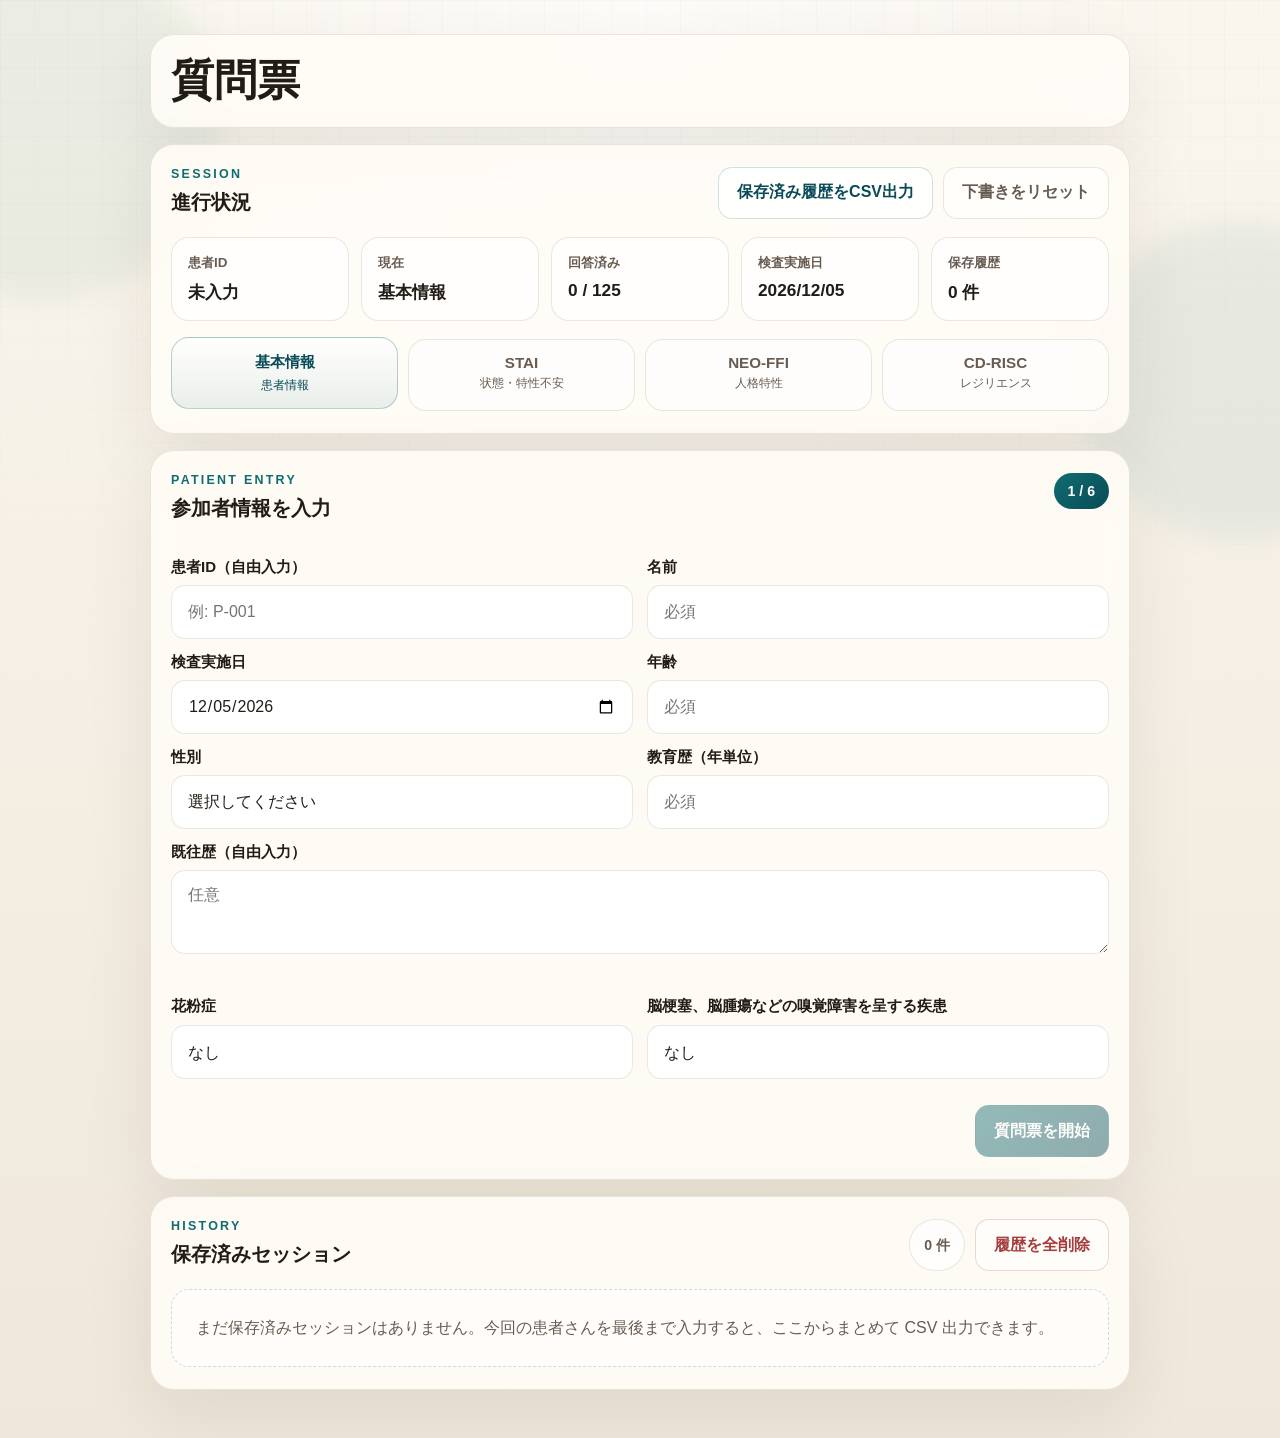
<file: index.html>
<!doctype html>
<html lang="ja">
  <head>
    <meta charset="UTF-8" />
    <meta
      name="viewport"
      content="width=device-width, initial-scale=1, viewport-fit=cover"
    />
    <meta name="theme-color" content="#f4efe6" />
    <meta name="apple-mobile-web-app-capable" content="yes" />
    <meta name="apple-mobile-web-app-status-bar-style" content="default" />
    <title>匂い研究 質問票アプリ</title>
    <link rel="stylesheet" href="./styles.css" />
  </head>
  <body>
    <div class="ambient ambient-left"></div>
    <div class="ambient ambient-right"></div>

    <main class="app-shell">
      <section class="hero panel">
        <h1>質問票</h1>
      </section>

      <section class="panel status-panel">
        <div class="panel-head">
          <div>
            <p class="eyebrow">Session</p>
            <h2>進行状況</h2>
          </div>
          <div class="panel-actions">
            <button id="exportAllButton" class="button-secondary" type="button">
              保存済み履歴をCSV出力
            </button>
            <button id="resetDraftButton" class="button-ghost" type="button">
              下書きをリセット
            </button>
          </div>
        </div>

        <div id="statusSummary" class="summary-grid"></div>
        <div id="flowStrip" class="flow-strip"></div>
      </section>

      <section class="panel view-panel" id="viewPanel"></section>

      <section class="panel history-panel">
        <div class="panel-head">
          <div>
            <p class="eyebrow">History</p>
            <h2>保存済みセッション</h2>
          </div>
          <div class="panel-actions">
            <span id="historyCount" class="badge-soft">0 件</span>
            <button id="clearHistoryButton" class="button-ghost danger" type="button">
              履歴を全削除
            </button>
          </div>
        </div>

        <div id="historyList" class="history-list"></div>
      </section>
    </main>

    <script src="./script.js"></script>
  </body>
</html>
</file>
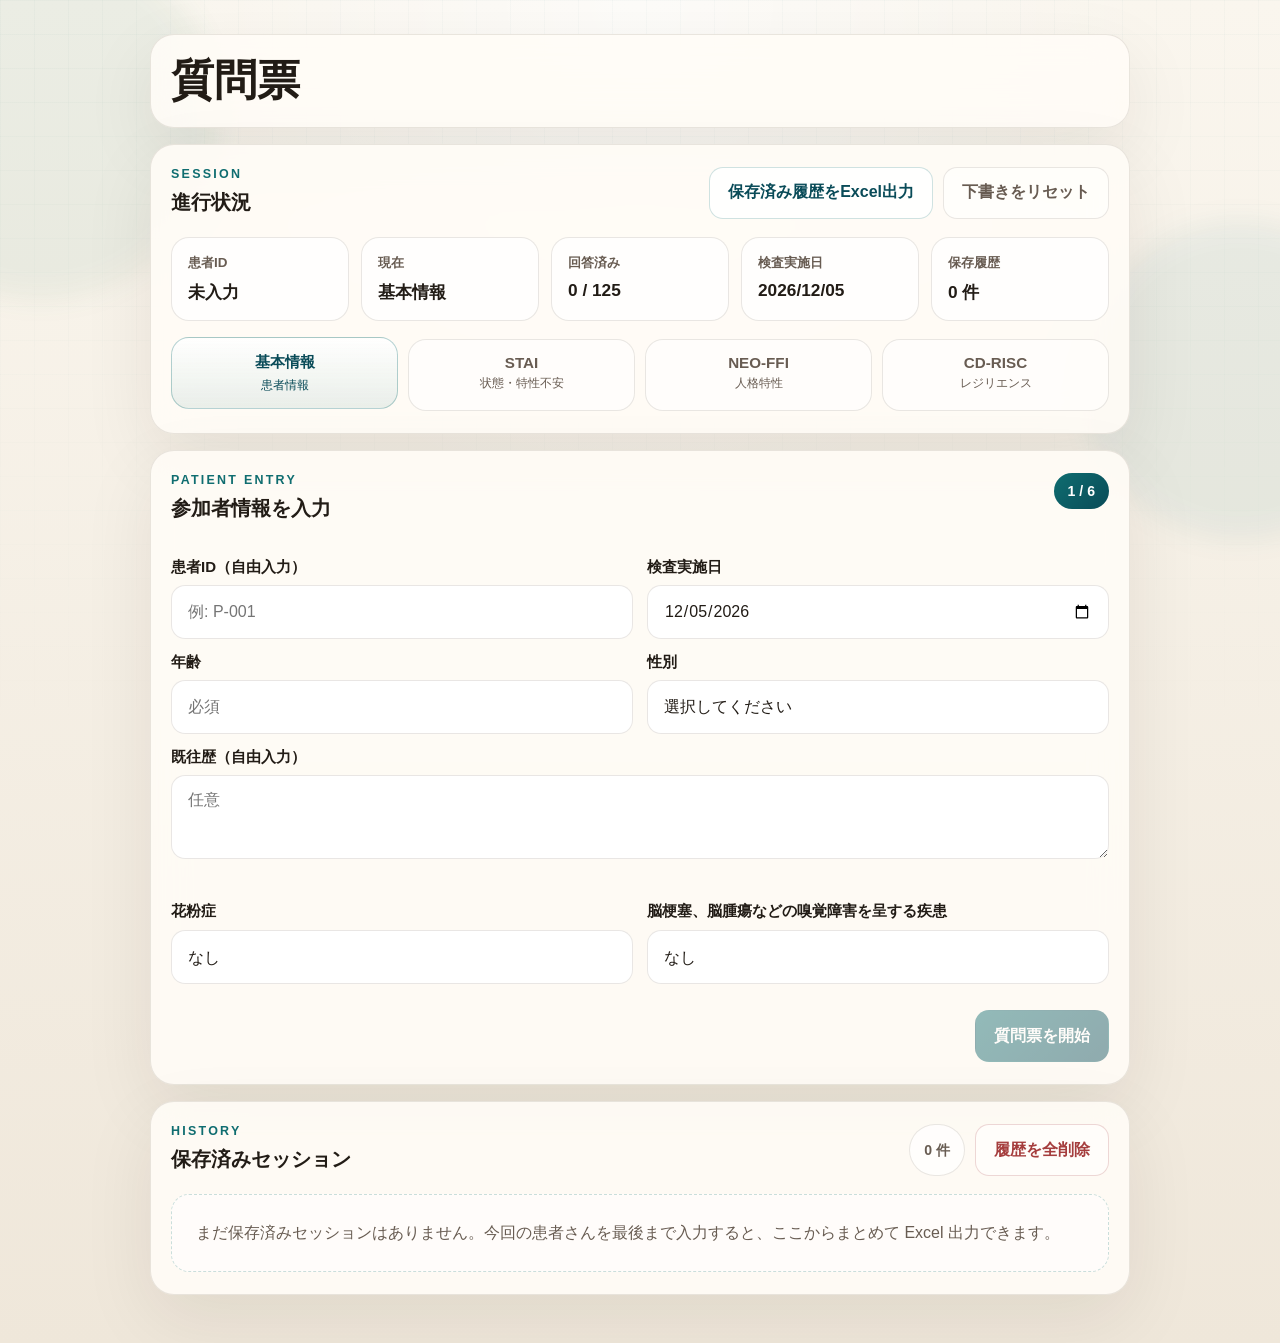
<file: NioiQuestionnaire/index.html>
<!doctype html>
<html lang="ja">
  <head>
    <meta charset="UTF-8" />
    <meta
      name="viewport"
      content="width=device-width, initial-scale=1, viewport-fit=cover"
    />
    <meta name="theme-color" content="#f4efe6" />
    <meta name="apple-mobile-web-app-capable" content="yes" />
    <meta name="apple-mobile-web-app-status-bar-style" content="default" />
    <title>匂い研究 質問票アプリ</title>
    <link rel="stylesheet" href="./styles.css" />
  </head>
  <body>
    <div class="ambient ambient-left"></div>
    <div class="ambient ambient-right"></div>

    <main class="app-shell">
      <section class="hero panel">
        <h1>質問票</h1>
      </section>

      <section class="panel status-panel">
        <div class="panel-head">
          <div>
            <p class="eyebrow">Session</p>
            <h2>進行状況</h2>
          </div>
          <div class="panel-actions">
            <button id="exportAllButton" class="button-secondary" type="button">
              保存済み履歴をExcel出力
            </button>
            <button id="resetDraftButton" class="button-ghost" type="button">
              下書きをリセット
            </button>
          </div>
        </div>

        <div id="statusSummary" class="summary-grid"></div>
        <div id="flowStrip" class="flow-strip"></div>
      </section>

      <section class="panel view-panel" id="viewPanel"></section>

      <section class="panel history-panel">
        <div class="panel-head">
          <div>
            <p class="eyebrow">History</p>
            <h2>保存済みセッション</h2>
          </div>
          <div class="panel-actions">
            <span id="historyCount" class="badge-soft">0 件</span>
            <button id="clearHistoryButton" class="button-ghost danger" type="button">
              履歴を全削除
            </button>
          </div>
        </div>

        <div id="historyList" class="history-list"></div>
      </section>
    </main>

    <script src="./script.js"></script>
  </body>
</html>
</file>
<file: styles.css>
:root {
  --bg-top: #faf6ee;
  --bg-bottom: #efe7da;
  --paper: rgba(255, 252, 247, 0.9);
  --paper-strong: #fffdfa;
  --line: rgba(73, 59, 42, 0.12);
  --line-strong: rgba(73, 59, 42, 0.22);
  --ink: #221c16;
  --muted: #685c52;
  --accent: #0f6d70;
  --accent-strong: #094b58;
  --accent-soft: rgba(15, 109, 112, 0.12);
  --accent-soft-strong: rgba(15, 109, 112, 0.2);
  --warm: #b87a2e;
  --danger: #a53d3d;
  --success: #2c7b58;
  --shadow: 0 24px 72px rgba(37, 29, 18, 0.08);
  --radius-xl: 30px;
  --radius-lg: 24px;
  --radius-md: 18px;
  --radius-sm: 14px;
  --sans:
    "BIZ UDPGothic", "Hiragino Sans", "Yu Gothic", "Meiryo", sans-serif;
}

* {
  box-sizing: border-box;
}

html,
body {
  min-height: 100%;
  margin: 0;
}

body {
  position: relative;
  font-family: var(--sans);
  color: var(--ink);
  background:
    radial-gradient(circle at top, rgba(255, 255, 255, 0.68), transparent 34%),
    linear-gradient(180deg, var(--bg-top) 0%, var(--bg-bottom) 100%);
}

body::before {
  content: "";
  position: fixed;
  inset: 0;
  pointer-events: none;
  background-image:
    linear-gradient(rgba(15, 109, 112, 0.03) 1px, transparent 1px),
    linear-gradient(90deg, rgba(15, 109, 112, 0.03) 1px, transparent 1px);
  background-size: 34px 34px;
  mask-image: linear-gradient(180deg, rgba(0, 0, 0, 0.8), transparent 85%);
}

button,
input,
select,
textarea {
  font: inherit;
}

button {
  cursor: pointer;
}

.ambient {
  position: fixed;
  border-radius: 999px;
  pointer-events: none;
  filter: blur(14px);
  opacity: 0.55;
}

.ambient-left {
  width: 360px;
  height: 360px;
  top: -60px;
  left: -140px;
  background: rgba(44, 123, 88, 0.12);
}

.ambient-right {
  width: 320px;
  height: 320px;
  right: -120px;
  top: 220px;
  background: rgba(15, 109, 112, 0.12);
}

.app-shell {
  position: relative;
  z-index: 1;
  width: min(980px, calc(100% - 28px));
  margin: 0 auto;
  padding: max(18px, env(safe-area-inset-top)) 0 max(32px, env(safe-area-inset-bottom));
}

.panel {
  margin: 16px 0;
  padding: 22px 20px;
  border-radius: var(--radius-lg);
  border: 1px solid var(--line);
  backdrop-filter: blur(18px);
  background: var(--paper);
  box-shadow: var(--shadow);
}

.hero {
  display: grid;
  gap: 18px;
}

.eyebrow {
  margin: 0 0 8px;
  font-size: 0.78rem;
  font-weight: 700;
  letter-spacing: 0.18em;
  text-transform: uppercase;
  color: var(--accent);
}

h1,
h2,
h3,
p {
  margin: 0;
}

h1 {
  font-size: clamp(1.9rem, 5vw, 2.7rem);
  line-height: 1.1;
}

h2 {
  font-size: 1.24rem;
}

h3 {
  font-size: 1rem;
}

.hero-copy,
.subtle,
.helper-text,
.summary-copy,
.field-note,
.history-empty {
  color: var(--muted);
  line-height: 1.75;
}

.hero-badges,
.panel-actions,
.status-tags,
.choice-grid,
.nav-row,
.history-actions,
.summary-card-list {
  display: flex;
  flex-wrap: wrap;
  gap: 10px;
}

.badge,
.badge-soft,
.badge-pill,
.mini-badge {
  display: inline-flex;
  align-items: center;
  justify-content: center;
  min-height: 36px;
  padding: 0 14px;
  border-radius: 999px;
  font-size: 0.88rem;
  font-weight: 700;
  white-space: nowrap;
}

.badge {
  color: var(--accent-strong);
  background: rgba(255, 255, 255, 0.78);
  border: 1px solid var(--line);
}

.badge-soft {
  color: var(--muted);
  background: rgba(255, 255, 255, 0.65);
  border: 1px solid var(--line);
}

.badge-pill {
  color: #fff;
  background: linear-gradient(135deg, var(--accent), var(--accent-strong));
}

.mini-badge {
  min-height: 30px;
  padding: 0 12px;
  font-size: 0.8rem;
  color: var(--accent-strong);
  background: var(--accent-soft);
  border: 1px solid var(--accent-soft-strong);
}

.panel-head {
  display: flex;
  align-items: flex-start;
  justify-content: space-between;
  gap: 16px;
  margin-bottom: 18px;
}

.summary-grid {
  display: grid;
  grid-template-columns: repeat(auto-fit, minmax(140px, 1fr));
  gap: 12px;
  margin-bottom: 18px;
}

.summary-card {
  padding: 16px;
  border-radius: var(--radius-md);
  background: rgba(255, 255, 255, 0.72);
  border: 1px solid var(--line);
}

.summary-card-label {
  margin-bottom: 8px;
  font-size: 0.84rem;
  font-weight: 700;
  color: var(--muted);
}

.summary-card-value {
  font-size: 1.08rem;
  font-weight: 700;
}

.summary-card-value.small {
  font-size: 0.96rem;
}

.flow-strip {
  display: grid;
  grid-template-columns: repeat(4, minmax(0, 1fr));
  gap: 10px;
}

.flow-chip {
  position: relative;
  padding: 14px 12px;
  border-radius: var(--radius-md);
  border: 1px solid var(--line);
  background: rgba(255, 255, 255, 0.62);
  text-align: center;
  color: var(--muted);
  transition:
    transform 0.18s ease,
    border-color 0.18s ease,
    background 0.18s ease;
}

.flow-chip.current {
  color: var(--accent-strong);
  border-color: rgba(15, 109, 112, 0.3);
  background: linear-gradient(180deg, rgba(255, 255, 255, 0.86), rgba(15, 109, 112, 0.09));
  transform: translateY(-2px);
}

.flow-chip.done {
  color: var(--success);
  border-color: rgba(44, 123, 88, 0.28);
  background: rgba(44, 123, 88, 0.1);
}

.flow-chip-title {
  display: block;
  font-size: 0.95rem;
  font-weight: 700;
}

.flow-chip-sub {
  display: block;
  margin-top: 4px;
  font-size: 0.78rem;
}

.view-panel {
  min-height: 360px;
}

.screen-head {
  display: flex;
  align-items: flex-start;
  justify-content: space-between;
  gap: 14px;
  margin-bottom: 18px;
}

.screen-copy {
  margin-top: 10px;
}

.screen-shell {
  display: grid;
  gap: 18px;
  animation: fadeUp 0.25s ease;
}

.screen-subgrid,
.instrument-grid,
.result-grid,
.calibration-controls,
.question-grid {
  display: grid;
  gap: 14px;
}

.screen-subgrid {
  grid-template-columns: repeat(2, minmax(0, 1fr));
}

.screen-subgrid > * {
  min-width: 0;
}

.field-span-full {
  grid-column: 1 / -1;
}

.field-stack {
  display: grid;
  gap: 8px;
  min-width: 0;
}

.field-label {
  font-size: 0.94rem;
  font-weight: 700;
}

.field-label-equal {
  display: flex;
  align-items: flex-end;
  min-height: 3.1rem;
  line-height: 1.45;
}

.text-input,
.select-input,
.number-input,
.text-area {
  display: block;
  min-width: 0;
  min-inline-size: 0;
  max-width: 100%;
  width: 100%;
  min-height: 54px;
  border: 1px solid var(--line);
  border-radius: var(--radius-sm);
  padding: 14px 16px;
  color: var(--ink);
  background: rgba(255, 255, 255, 0.92);
  transition:
    border-color 0.18s ease,
    box-shadow 0.18s ease,
    transform 0.18s ease;
}

.text-input:focus,
.select-input:focus,
.number-input:focus,
.text-area:focus {
  outline: none;
  border-color: rgba(15, 109, 112, 0.5);
  box-shadow: 0 0 0 4px rgba(15, 109, 112, 0.12);
}

.select-input {
  appearance: none;
}

.text-input[type="date"] {
  appearance: none;
  -webkit-appearance: none;
  line-height: 1.25;
}

.text-input[type="date"]::-webkit-date-and-time-value {
  min-height: 1.25em;
  text-align: left;
}

.text-input[type="date"]::-webkit-calendar-picker-indicator {
  margin: 0;
}

.text-area {
  min-height: 0;
}

.instrument-grid {
  grid-template-columns: repeat(auto-fit, minmax(260px, 1fr));
}

.instrument-card,
.question-card,
.calibration-card,
.summary-callout,
.history-item {
  padding: 18px;
  border-radius: var(--radius-md);
  background: rgba(255, 255, 255, 0.74);
  border: 1px solid var(--line);
}

.instrument-card h3,
.question-title {
  margin-bottom: 6px;
}

.question-card {
  display: grid;
  gap: 14px;
}

.question-title {
  display: flex;
  align-items: flex-start;
  gap: 10px;
  line-height: 1.6;
}

.question-number {
  flex: 0 0 auto;
  color: var(--accent-strong);
  font-weight: 700;
}

.question-meta {
  display: flex;
  justify-content: space-between;
  gap: 10px;
  color: var(--muted);
  font-size: 0.86rem;
}

.choice-grid {
  display: grid;
  grid-template-columns: repeat(var(--choice-count, 4), minmax(0, 1fr));
  gap: 8px;
}

.choice-button {
  min-height: 56px;
  padding: 10px 8px;
  border-radius: var(--radius-sm);
  border: 1px solid var(--line);
  background: rgba(255, 255, 255, 0.82);
  color: var(--ink);
  font-size: 0.85rem;
  line-height: 1.35;
  text-align: center;
  transition:
    transform 0.14s ease,
    border-color 0.14s ease,
    box-shadow 0.14s ease,
    background 0.14s ease;
  touch-action: manipulation;
}

.choice-button:focus-visible {
  border-color: rgba(15, 109, 112, 0.3);
  box-shadow: 0 0 0 3px rgba(15, 109, 112, 0.14);
  outline: none;
}

.choice-button.selected {
  color: #fff;
  border-color: rgba(15, 109, 112, 0.4);
  background: linear-gradient(135deg, var(--accent), var(--accent-strong));
}

@media (hover: hover) and (pointer: fine) {
  .choice-button:hover {
    transform: translateY(-1px);
    border-color: rgba(15, 109, 112, 0.3);
    box-shadow: 0 10px 18px rgba(15, 109, 112, 0.1);
  }
}

.choice-value {
  display: block;
  margin-bottom: 4px;
  font-size: 0.8rem;
  opacity: 0.82;
}

.section-progress {
  font-size: 0.9rem;
  font-weight: 700;
  color: var(--warm);
}

.nav-row {
  align-items: center;
  justify-content: space-between;
  margin-top: 8px;
}

.nav-row-end {
  justify-content: flex-end;
}

.button-primary,
.button-secondary,
.button-ghost {
  min-height: 52px;
  padding: 0 18px;
  border-radius: var(--radius-sm);
  border: 1px solid transparent;
  font-weight: 700;
  transition:
    transform 0.16s ease,
    box-shadow 0.16s ease,
    opacity 0.16s ease,
    border-color 0.16s ease;
}

.button-primary:hover,
.button-secondary:hover,
.button-ghost:hover,
.button-primary:focus-visible,
.button-secondary:focus-visible,
.button-ghost:focus-visible {
  transform: translateY(-1px);
  outline: none;
}

.button-primary {
  color: #fff;
  background: linear-gradient(135deg, var(--accent), var(--accent-strong));
  box-shadow: 0 14px 24px rgba(15, 109, 112, 0.18);
}

.button-secondary {
  color: var(--accent-strong);
  background: rgba(255, 255, 255, 0.84);
  border-color: rgba(15, 109, 112, 0.2);
}

.button-ghost {
  color: var(--muted);
  background: rgba(255, 255, 255, 0.56);
  border-color: var(--line);
}

.button-ghost.danger {
  color: var(--danger);
  border-color: rgba(165, 61, 61, 0.2);
}

.button-primary:disabled,
.button-secondary:disabled,
.button-ghost:disabled {
  cursor: not-allowed;
  transform: none;
  opacity: 0.45;
  box-shadow: none;
}

.calibration-card {
  display: grid;
  gap: 16px;
}

.calibration-bar-wrap,
.vas-track-wrap {
  overflow-x: auto;
  padding-bottom: 8px;
}

.calibration-bar-shell,
.vas-track-shell {
  display: inline-flex;
  flex-direction: column;
  gap: 10px;
}

.vas-track-shell {
  width: calc(var(--vas-width) + (var(--vas-label-offset) * 2));
}

.calibration-bar,
.vas-track {
  position: relative;
  height: 56px;
  border-radius: 999px;
  background:
    linear-gradient(180deg, rgba(15, 109, 112, 0.12), rgba(15, 109, 112, 0.05)),
    #ffffff;
  border: 1px solid rgba(15, 109, 112, 0.22);
}

.vas-track {
  width: var(--vas-width);
  margin-inline: var(--vas-label-offset);
}

.calibration-bar::before,
.vas-track::before {
  content: "";
  position: absolute;
  left: 12px;
  right: 12px;
  top: 50%;
  height: 4px;
  border-radius: 999px;
  background: linear-gradient(90deg, rgba(15, 109, 112, 0.4), rgba(15, 109, 112, 0.85));
  transform: translateY(-50%);
}

.calibration-bar::after,
.vas-track::after {
  content: "";
  position: absolute;
  inset: 10px 12px;
  border-radius: 999px;
  border: 1px dashed rgba(15, 109, 112, 0.16);
}

.calibration-tick,
.vas-tick {
  position: absolute;
  top: 14px;
  bottom: 14px;
  width: 1px;
  background: rgba(34, 28, 22, 0.1);
}

.calibration-marker,
.vas-marker {
  position: absolute;
  top: 8px;
  width: 28px;
  height: 40px;
  border-radius: 999px;
  background: linear-gradient(180deg, #fff, #dff3f3);
  border: 2px solid var(--accent);
  box-shadow: 0 14px 24px rgba(15, 109, 112, 0.2);
  transform: translateX(-50%);
}

.calibration-readout,
.vas-readout {
  font-size: 0.92rem;
  font-weight: 700;
  color: var(--accent-strong);
}

.calibration-button-row {
  display: flex;
  flex-wrap: wrap;
  gap: 8px;
}

.mini-button {
  min-height: 42px;
  min-width: 64px;
  padding: 0 14px;
  border-radius: 12px;
  border: 1px solid var(--line);
  background: rgba(255, 255, 255, 0.88);
  font-weight: 700;
}

.vas-card {
  display: grid;
  gap: 16px;
}

.vas-label-row {
  display: grid;
  grid-template-columns: repeat(2, var(--vas-label-offset));
  justify-content: space-between;
  width: 100%;
  font-size: 0.88rem;
  color: var(--muted);
}

.vas-label-row span {
  text-align: center;
}

.vas-clear {
  justify-self: start;
}

.summary-callout {
  display: grid;
  gap: 16px;
}

.result-grid {
  grid-template-columns: repeat(auto-fit, minmax(160px, 1fr));
}

.result-card {
  padding: 16px;
  border-radius: var(--radius-sm);
  background: rgba(255, 255, 255, 0.78);
  border: 1px solid var(--line);
}

.result-card-label {
  margin-bottom: 8px;
  font-size: 0.84rem;
  font-weight: 700;
  color: var(--muted);
}

.result-card-value {
  font-size: 1.16rem;
  font-weight: 700;
}

.history-list {
  display: grid;
  gap: 12px;
}

.history-item {
  display: grid;
  gap: 12px;
}

.history-topline {
  display: flex;
  justify-content: space-between;
  gap: 12px;
  align-items: flex-start;
}

.history-title {
  font-size: 1rem;
  font-weight: 700;
}

.history-meta {
  color: var(--muted);
  font-size: 0.88rem;
}

.history-scores {
  display: flex;
  flex-wrap: wrap;
  gap: 8px;
}

.empty-state {
  padding: 24px;
  border-radius: var(--radius-md);
  border: 1px dashed rgba(15, 109, 112, 0.22);
  background: rgba(255, 255, 255, 0.55);
}

.mono {
  font-family: "SF Mono", "Menlo", "Consolas", monospace;
}

@keyframes fadeUp {
  from {
    opacity: 0;
    transform: translateY(8px);
  }

  to {
    opacity: 1;
    transform: translateY(0);
  }
}

@media (max-width: 840px) {
  .app-shell {
    width: min(100%, calc(100% - 20px));
  }

  .panel,
  .hero {
    padding: 18px 16px;
  }

  .panel-head,
  .screen-head,
  .history-topline {
    flex-direction: column;
    align-items: stretch;
  }

  .flow-strip {
    grid-template-columns: repeat(2, minmax(0, 1fr));
  }

  .choice-button {
    min-height: 52px;
    padding: 9px 6px;
    font-size: 0.8rem;
  }

  .choice-value {
    font-size: 0.74rem;
  }
}

@media (max-width: 700px) {
  .choice-grid {
    grid-template-columns: repeat(2, minmax(0, 1fr));
  }
}

@media (max-width: 560px) {
  .flow-strip,
  .choice-grid,
  .summary-grid,
  .result-grid {
    grid-template-columns: 1fr;
  }

  .screen-subgrid {
    grid-template-columns: 1fr;
  }

  .nav-row {
    flex-direction: column-reverse;
    align-items: stretch;
  }

  .button-primary,
  .button-secondary,
  .button-ghost {
    width: 100%;
  }
}
</file>
<file: NioiQuestionnaire/styles.css>
:root {
  --bg-top: #faf6ee;
  --bg-bottom: #efe7da;
  --paper: rgba(255, 252, 247, 0.9);
  --paper-strong: #fffdfa;
  --line: rgba(73, 59, 42, 0.12);
  --line-strong: rgba(73, 59, 42, 0.22);
  --ink: #221c16;
  --muted: #685c52;
  --accent: #0f6d70;
  --accent-strong: #094b58;
  --accent-soft: rgba(15, 109, 112, 0.12);
  --accent-soft-strong: rgba(15, 109, 112, 0.2);
  --warm: #b87a2e;
  --danger: #a53d3d;
  --success: #2c7b58;
  --shadow: 0 24px 72px rgba(37, 29, 18, 0.08);
  --radius-xl: 30px;
  --radius-lg: 24px;
  --radius-md: 18px;
  --radius-sm: 14px;
  --sans:
    "BIZ UDPGothic", "Hiragino Sans", "Yu Gothic", "Meiryo", sans-serif;
}

* {
  box-sizing: border-box;
}

html,
body {
  min-height: 100%;
  margin: 0;
}

body {
  position: relative;
  font-family: var(--sans);
  color: var(--ink);
  background:
    radial-gradient(circle at top, rgba(255, 255, 255, 0.68), transparent 34%),
    linear-gradient(180deg, var(--bg-top) 0%, var(--bg-bottom) 100%);
}

body::before {
  content: "";
  position: fixed;
  inset: 0;
  pointer-events: none;
  background-image:
    linear-gradient(rgba(15, 109, 112, 0.03) 1px, transparent 1px),
    linear-gradient(90deg, rgba(15, 109, 112, 0.03) 1px, transparent 1px);
  background-size: 34px 34px;
  mask-image: linear-gradient(180deg, rgba(0, 0, 0, 0.8), transparent 85%);
}

button,
input,
select,
textarea {
  font: inherit;
}

button {
  cursor: pointer;
}

.ambient {
  position: fixed;
  border-radius: 999px;
  pointer-events: none;
  filter: blur(14px);
  opacity: 0.55;
}

.ambient-left {
  width: 360px;
  height: 360px;
  top: -60px;
  left: -140px;
  background: rgba(44, 123, 88, 0.12);
}

.ambient-right {
  width: 320px;
  height: 320px;
  right: -120px;
  top: 220px;
  background: rgba(15, 109, 112, 0.12);
}

.app-shell {
  position: relative;
  z-index: 1;
  width: min(980px, calc(100% - 28px));
  margin: 0 auto;
  padding: max(18px, env(safe-area-inset-top)) 0 max(32px, env(safe-area-inset-bottom));
}

.panel {
  margin: 16px 0;
  padding: 22px 20px;
  border-radius: var(--radius-lg);
  border: 1px solid var(--line);
  backdrop-filter: blur(18px);
  background: var(--paper);
  box-shadow: var(--shadow);
}

.hero {
  display: grid;
  gap: 18px;
}

.eyebrow {
  margin: 0 0 8px;
  font-size: 0.78rem;
  font-weight: 700;
  letter-spacing: 0.18em;
  text-transform: uppercase;
  color: var(--accent);
}

h1,
h2,
h3,
p {
  margin: 0;
}

h1 {
  font-size: clamp(1.9rem, 5vw, 2.7rem);
  line-height: 1.1;
}

h2 {
  font-size: 1.24rem;
}

h3 {
  font-size: 1rem;
}

.hero-copy,
.subtle,
.helper-text,
.summary-copy,
.field-note,
.history-empty {
  color: var(--muted);
  line-height: 1.75;
}

.hero-badges,
.panel-actions,
.status-tags,
.choice-grid,
.nav-row,
.history-actions,
.summary-card-list {
  display: flex;
  flex-wrap: wrap;
  gap: 10px;
}

.badge,
.badge-soft,
.badge-pill,
.mini-badge {
  display: inline-flex;
  align-items: center;
  justify-content: center;
  min-height: 36px;
  padding: 0 14px;
  border-radius: 999px;
  font-size: 0.88rem;
  font-weight: 700;
  white-space: nowrap;
}

.badge {
  color: var(--accent-strong);
  background: rgba(255, 255, 255, 0.78);
  border: 1px solid var(--line);
}

.badge-soft {
  color: var(--muted);
  background: rgba(255, 255, 255, 0.65);
  border: 1px solid var(--line);
}

.badge-pill {
  color: #fff;
  background: linear-gradient(135deg, var(--accent), var(--accent-strong));
}

.mini-badge {
  min-height: 30px;
  padding: 0 12px;
  font-size: 0.8rem;
  color: var(--accent-strong);
  background: var(--accent-soft);
  border: 1px solid var(--accent-soft-strong);
}

.panel-head {
  display: flex;
  align-items: flex-start;
  justify-content: space-between;
  gap: 16px;
  margin-bottom: 18px;
}

.summary-grid {
  display: grid;
  grid-template-columns: repeat(auto-fit, minmax(140px, 1fr));
  gap: 12px;
  margin-bottom: 18px;
}

.summary-card {
  padding: 16px;
  border-radius: var(--radius-md);
  background: rgba(255, 255, 255, 0.72);
  border: 1px solid var(--line);
}

.summary-card-label {
  margin-bottom: 8px;
  font-size: 0.84rem;
  font-weight: 700;
  color: var(--muted);
}

.summary-card-value {
  font-size: 1.08rem;
  font-weight: 700;
}

.summary-card-value.small {
  font-size: 0.96rem;
}

.flow-strip {
  display: grid;
  grid-template-columns: repeat(4, minmax(0, 1fr));
  gap: 10px;
}

.flow-chip {
  position: relative;
  padding: 14px 12px;
  border-radius: var(--radius-md);
  border: 1px solid var(--line);
  background: rgba(255, 255, 255, 0.62);
  text-align: center;
  color: var(--muted);
  transition:
    transform 0.18s ease,
    border-color 0.18s ease,
    background 0.18s ease;
}

.flow-chip.current {
  color: var(--accent-strong);
  border-color: rgba(15, 109, 112, 0.3);
  background: linear-gradient(180deg, rgba(255, 255, 255, 0.86), rgba(15, 109, 112, 0.09));
  transform: translateY(-2px);
}

.flow-chip.done {
  color: var(--success);
  border-color: rgba(44, 123, 88, 0.28);
  background: rgba(44, 123, 88, 0.1);
}

.flow-chip-title {
  display: block;
  font-size: 0.95rem;
  font-weight: 700;
}

.flow-chip-sub {
  display: block;
  margin-top: 4px;
  font-size: 0.78rem;
}

.view-panel {
  min-height: 360px;
}

.screen-head {
  display: flex;
  align-items: flex-start;
  justify-content: space-between;
  gap: 14px;
  margin-bottom: 18px;
}

.screen-copy {
  margin-top: 10px;
}

.screen-shell {
  display: grid;
  gap: 18px;
  animation: fadeUp 0.25s ease;
}

.screen-subgrid,
.instrument-grid,
.result-grid,
.calibration-controls,
.question-grid {
  display: grid;
  gap: 14px;
}

.screen-subgrid {
  grid-template-columns: repeat(2, minmax(0, 1fr));
}

.screen-subgrid > * {
  min-width: 0;
}

.field-span-full {
  grid-column: 1 / -1;
}

.field-stack {
  display: grid;
  gap: 8px;
  min-width: 0;
}

.field-label {
  font-size: 0.94rem;
  font-weight: 700;
}

.field-label-equal {
  display: flex;
  align-items: flex-end;
  min-height: 3.1rem;
  line-height: 1.45;
}

.text-input,
.select-input,
.number-input,
.text-area {
  display: block;
  min-width: 0;
  min-inline-size: 0;
  max-width: 100%;
  width: 100%;
  min-height: 54px;
  border: 1px solid var(--line);
  border-radius: var(--radius-sm);
  padding: 14px 16px;
  color: var(--ink);
  background: rgba(255, 255, 255, 0.92);
  transition:
    border-color 0.18s ease,
    box-shadow 0.18s ease,
    transform 0.18s ease;
}

.text-input:focus,
.select-input:focus,
.number-input:focus,
.text-area:focus {
  outline: none;
  border-color: rgba(15, 109, 112, 0.5);
  box-shadow: 0 0 0 4px rgba(15, 109, 112, 0.12);
}

.select-input {
  appearance: none;
}

.text-input[type="date"] {
  appearance: none;
  -webkit-appearance: none;
  line-height: 1.25;
}

.text-input[type="date"]::-webkit-date-and-time-value {
  min-height: 1.25em;
  text-align: left;
}

.text-input[type="date"]::-webkit-calendar-picker-indicator {
  margin: 0;
}

.text-area {
  min-height: 0;
}

.instrument-grid {
  grid-template-columns: repeat(auto-fit, minmax(260px, 1fr));
}

.instrument-card,
.question-card,
.calibration-card,
.summary-callout,
.history-item {
  padding: 18px;
  border-radius: var(--radius-md);
  background: rgba(255, 255, 255, 0.74);
  border: 1px solid var(--line);
}

.instrument-card h3,
.question-title {
  margin-bottom: 6px;
}

.question-card {
  display: grid;
  gap: 14px;
}

.question-title {
  display: flex;
  align-items: flex-start;
  gap: 10px;
  line-height: 1.6;
}

.question-number {
  flex: 0 0 auto;
  color: var(--accent-strong);
  font-weight: 700;
}

.question-meta {
  display: flex;
  justify-content: space-between;
  gap: 10px;
  color: var(--muted);
  font-size: 0.86rem;
}

.choice-grid {
  display: grid;
  grid-template-columns: repeat(var(--choice-count, 4), minmax(0, 1fr));
  gap: 8px;
}

.choice-button {
  min-height: 56px;
  padding: 10px 8px;
  border-radius: var(--radius-sm);
  border: 1px solid var(--line);
  background: rgba(255, 255, 255, 0.82);
  color: var(--ink);
  font-size: 0.85rem;
  line-height: 1.35;
  text-align: center;
  transition:
    transform 0.14s ease,
    border-color 0.14s ease,
    box-shadow 0.14s ease,
    background 0.14s ease;
}

.choice-button:hover,
.choice-button:focus-visible {
  transform: translateY(-1px);
  border-color: rgba(15, 109, 112, 0.3);
  box-shadow: 0 10px 18px rgba(15, 109, 112, 0.1);
  outline: none;
}

.choice-button.selected {
  color: #fff;
  border-color: rgba(15, 109, 112, 0.4);
  background: linear-gradient(135deg, var(--accent), var(--accent-strong));
}

.choice-value {
  display: block;
  margin-bottom: 4px;
  font-size: 0.8rem;
  opacity: 0.82;
}

.section-progress {
  font-size: 0.9rem;
  font-weight: 700;
  color: var(--warm);
}

.nav-row {
  align-items: center;
  justify-content: space-between;
  margin-top: 8px;
}

.nav-row-end {
  justify-content: flex-end;
}

.button-primary,
.button-secondary,
.button-ghost {
  min-height: 52px;
  padding: 0 18px;
  border-radius: var(--radius-sm);
  border: 1px solid transparent;
  font-weight: 700;
  transition:
    transform 0.16s ease,
    box-shadow 0.16s ease,
    opacity 0.16s ease,
    border-color 0.16s ease;
}

.button-primary:hover,
.button-secondary:hover,
.button-ghost:hover,
.button-primary:focus-visible,
.button-secondary:focus-visible,
.button-ghost:focus-visible {
  transform: translateY(-1px);
  outline: none;
}

.button-primary {
  color: #fff;
  background: linear-gradient(135deg, var(--accent), var(--accent-strong));
  box-shadow: 0 14px 24px rgba(15, 109, 112, 0.18);
}

.button-secondary {
  color: var(--accent-strong);
  background: rgba(255, 255, 255, 0.84);
  border-color: rgba(15, 109, 112, 0.2);
}

.button-ghost {
  color: var(--muted);
  background: rgba(255, 255, 255, 0.56);
  border-color: var(--line);
}

.button-ghost.danger {
  color: var(--danger);
  border-color: rgba(165, 61, 61, 0.2);
}

.button-primary:disabled,
.button-secondary:disabled,
.button-ghost:disabled {
  cursor: not-allowed;
  transform: none;
  opacity: 0.45;
  box-shadow: none;
}

.calibration-card {
  display: grid;
  gap: 16px;
}

.calibration-bar-wrap,
.vas-track-wrap {
  overflow-x: auto;
  padding-bottom: 8px;
}

.calibration-bar-shell,
.vas-track-shell {
  display: inline-flex;
  flex-direction: column;
  gap: 10px;
}

.vas-track-shell {
  width: calc(var(--vas-width) + (var(--vas-label-offset) * 2));
}

.calibration-bar,
.vas-track {
  position: relative;
  height: 56px;
  border-radius: 999px;
  background:
    linear-gradient(180deg, rgba(15, 109, 112, 0.12), rgba(15, 109, 112, 0.05)),
    #ffffff;
  border: 1px solid rgba(15, 109, 112, 0.22);
}

.vas-track {
  width: var(--vas-width);
  margin-inline: var(--vas-label-offset);
}

.calibration-bar::before,
.vas-track::before {
  content: "";
  position: absolute;
  left: 12px;
  right: 12px;
  top: 50%;
  height: 4px;
  border-radius: 999px;
  background: linear-gradient(90deg, rgba(15, 109, 112, 0.4), rgba(15, 109, 112, 0.85));
  transform: translateY(-50%);
}

.calibration-bar::after,
.vas-track::after {
  content: "";
  position: absolute;
  inset: 10px 12px;
  border-radius: 999px;
  border: 1px dashed rgba(15, 109, 112, 0.16);
}

.calibration-tick,
.vas-tick {
  position: absolute;
  top: 14px;
  bottom: 14px;
  width: 1px;
  background: rgba(34, 28, 22, 0.1);
}

.calibration-marker,
.vas-marker {
  position: absolute;
  top: 8px;
  width: 28px;
  height: 40px;
  border-radius: 999px;
  background: linear-gradient(180deg, #fff, #dff3f3);
  border: 2px solid var(--accent);
  box-shadow: 0 14px 24px rgba(15, 109, 112, 0.2);
  transform: translateX(-50%);
}

.calibration-readout,
.vas-readout {
  font-size: 0.92rem;
  font-weight: 700;
  color: var(--accent-strong);
}

.calibration-button-row {
  display: flex;
  flex-wrap: wrap;
  gap: 8px;
}

.mini-button {
  min-height: 42px;
  min-width: 64px;
  padding: 0 14px;
  border-radius: 12px;
  border: 1px solid var(--line);
  background: rgba(255, 255, 255, 0.88);
  font-weight: 700;
}

.vas-card {
  display: grid;
  gap: 16px;
}

.vas-label-row {
  display: grid;
  grid-template-columns: repeat(2, var(--vas-label-offset));
  justify-content: space-between;
  width: 100%;
  font-size: 0.88rem;
  color: var(--muted);
}

.vas-label-row span {
  text-align: center;
}

.vas-clear {
  justify-self: start;
}

.summary-callout {
  display: grid;
  gap: 16px;
}

.result-grid {
  grid-template-columns: repeat(auto-fit, minmax(160px, 1fr));
}

.result-card {
  padding: 16px;
  border-radius: var(--radius-sm);
  background: rgba(255, 255, 255, 0.78);
  border: 1px solid var(--line);
}

.result-card-label {
  margin-bottom: 8px;
  font-size: 0.84rem;
  font-weight: 700;
  color: var(--muted);
}

.result-card-value {
  font-size: 1.16rem;
  font-weight: 700;
}

.history-list {
  display: grid;
  gap: 12px;
}

.history-item {
  display: grid;
  gap: 12px;
}

.history-topline {
  display: flex;
  justify-content: space-between;
  gap: 12px;
  align-items: flex-start;
}

.history-title {
  font-size: 1rem;
  font-weight: 700;
}

.history-meta {
  color: var(--muted);
  font-size: 0.88rem;
}

.history-scores {
  display: flex;
  flex-wrap: wrap;
  gap: 8px;
}

.empty-state {
  padding: 24px;
  border-radius: var(--radius-md);
  border: 1px dashed rgba(15, 109, 112, 0.22);
  background: rgba(255, 255, 255, 0.55);
}

.mono {
  font-family: "SF Mono", "Menlo", "Consolas", monospace;
}

@keyframes fadeUp {
  from {
    opacity: 0;
    transform: translateY(8px);
  }

  to {
    opacity: 1;
    transform: translateY(0);
  }
}

@media (max-width: 840px) {
  .app-shell {
    width: min(100%, calc(100% - 20px));
  }

  .panel,
  .hero {
    padding: 18px 16px;
  }

  .panel-head,
  .screen-head,
  .history-topline {
    flex-direction: column;
    align-items: stretch;
  }

  .flow-strip {
    grid-template-columns: repeat(2, minmax(0, 1fr));
  }

  .choice-button {
    min-height: 52px;
    padding: 9px 6px;
    font-size: 0.8rem;
  }

  .choice-value {
    font-size: 0.74rem;
  }
}

@media (max-width: 700px) {
  .choice-grid {
    grid-template-columns: repeat(2, minmax(0, 1fr));
  }
}

@media (max-width: 560px) {
  .flow-strip,
  .choice-grid,
  .summary-grid,
  .result-grid {
    grid-template-columns: 1fr;
  }

  .screen-subgrid {
    grid-template-columns: 1fr;
  }

  .nav-row {
    flex-direction: column-reverse;
    align-items: stretch;
  }

  .button-primary,
  .button-secondary,
  .button-ghost {
    width: 100%;
  }
}
</file>
